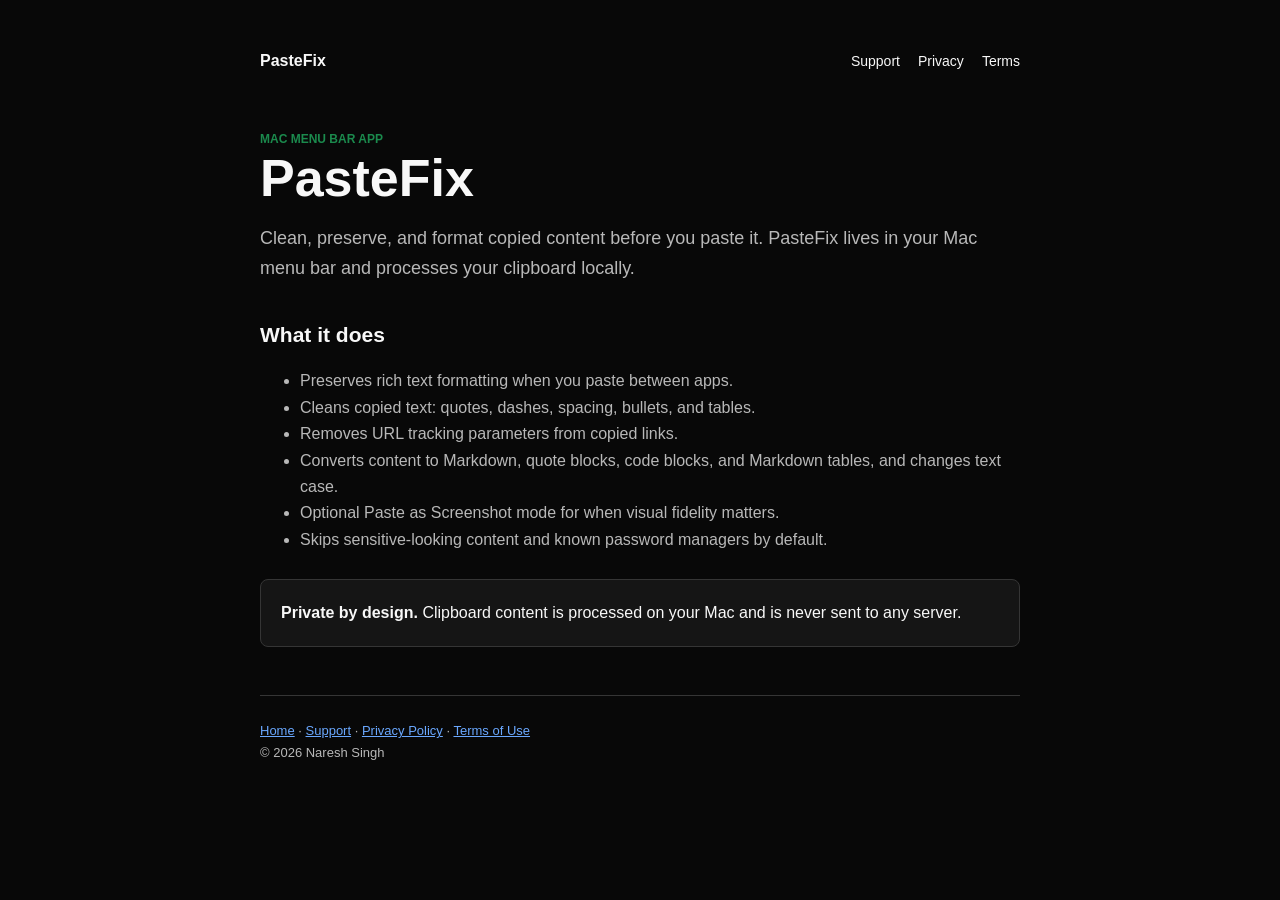
<file: index.html>
<!doctype html>
<html lang="en">
<head>
  <meta charset="utf-8">
  <meta name="viewport" content="width=device-width, initial-scale=1">
  <title>PasteFix - Clipboard cleanup for Mac</title>
  <link rel="stylesheet" href="legal.css">
</head>
<body><main>
  <nav><a href="index.html"><strong>PasteFix</strong></a><div class="links"><a href="support.html">Support</a><a href="privacy.html">Privacy</a><a href="terms.html">Terms</a></div></nav>
  <div class="eyebrow">Mac menu bar app</div>
  <h1>PasteFix</h1>
  <p class="summary">Clean, preserve, and format copied content before you paste it. PasteFix lives in your Mac menu bar and processes your clipboard locally.</p>
  <h2>What it does</h2>
  <ul>
    <li>Preserves rich text formatting when you paste between apps.</li>
    <li>Cleans copied text: quotes, dashes, spacing, bullets, and tables.</li>
    <li>Removes URL tracking parameters from copied links.</li>
    <li>Converts content to Markdown, quote blocks, code blocks, and Markdown tables, and changes text case.</li>
    <li>Optional Paste as Screenshot mode for when visual fidelity matters.</li>
    <li>Skips sensitive-looking content and known password managers by default.</li>
  </ul>
  <div class="panel"><strong>Private by design.</strong> Clipboard content is processed on your Mac and is never sent to any server.</div>
  <footer><a href="index.html">Home</a> · <a href="support.html">Support</a> · <a href="privacy.html">Privacy Policy</a> · <a href="terms.html">Terms of Use</a><br>© 2026 Naresh Singh</footer>
</main></body>
</html>
</file>
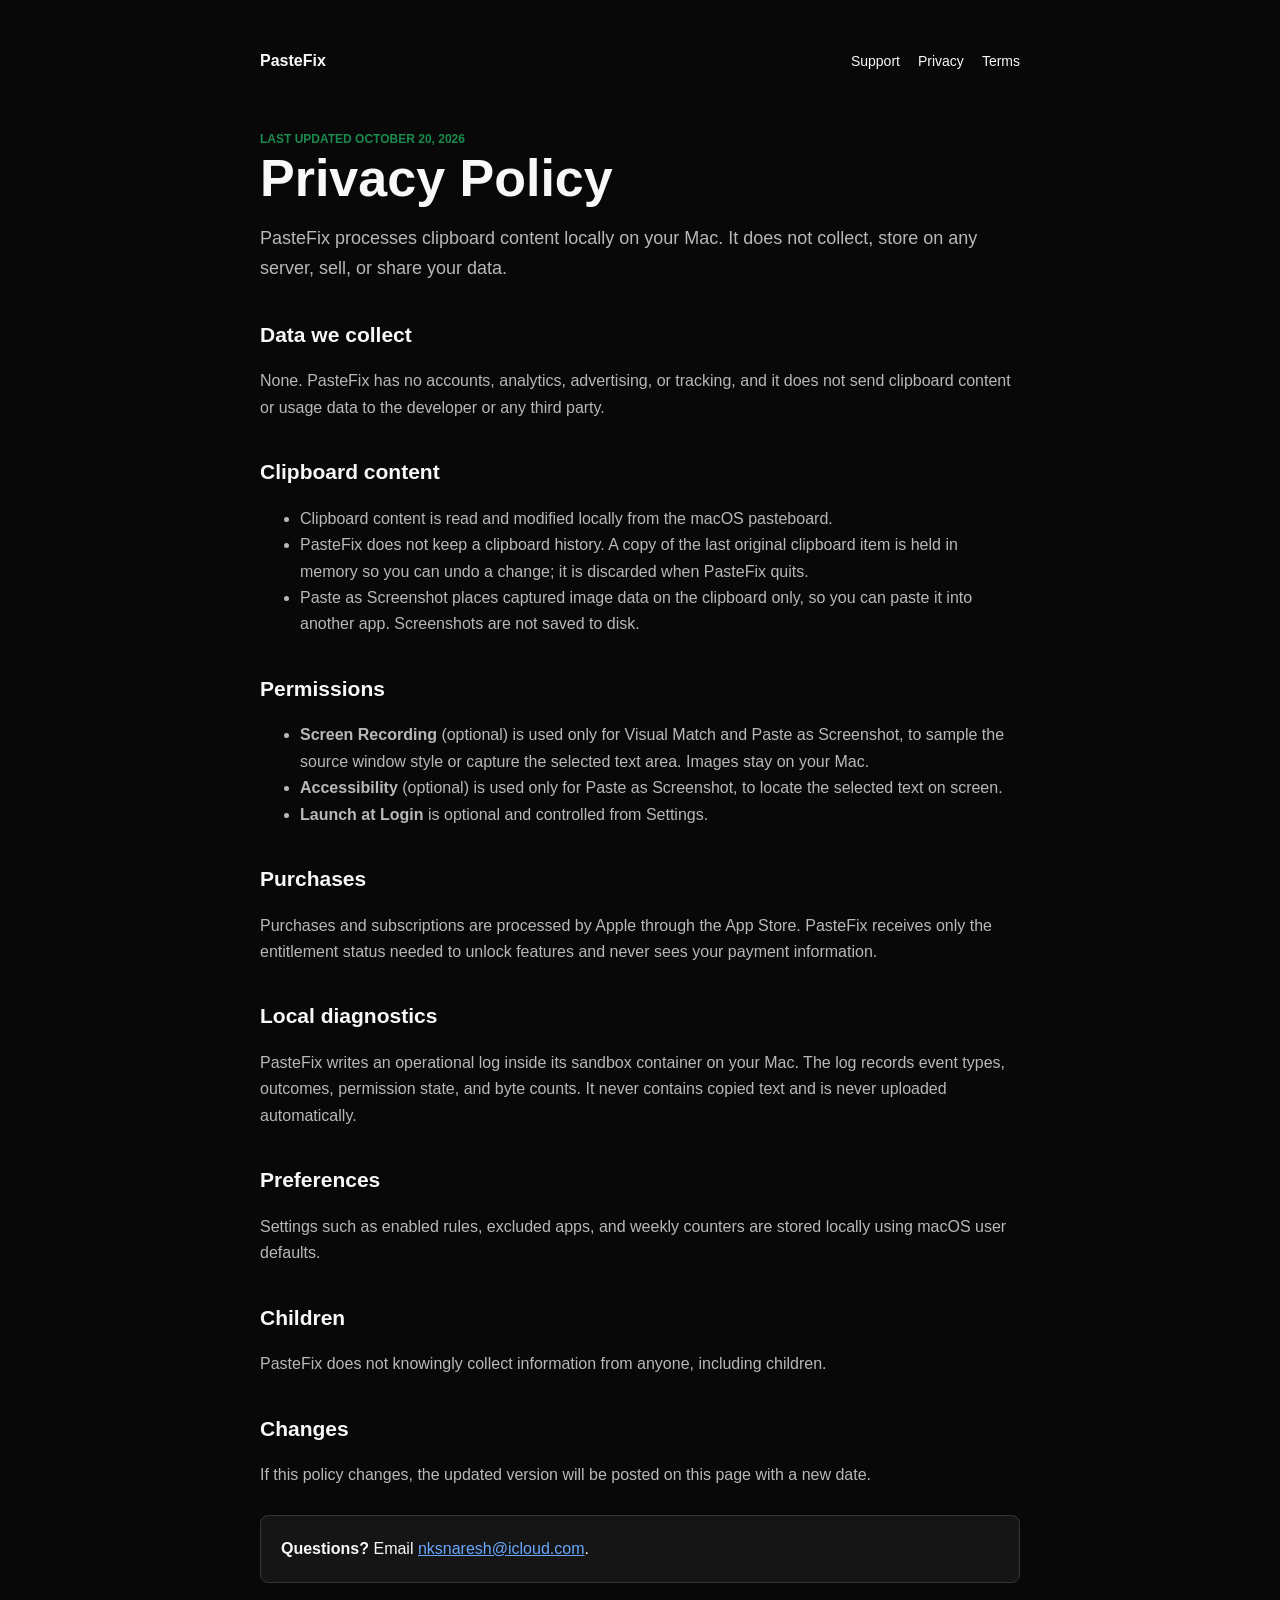
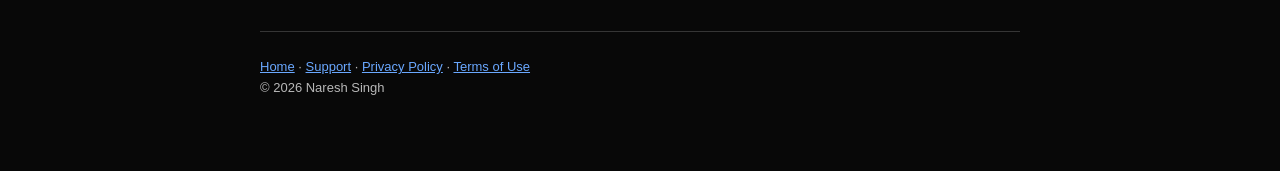
<file: privacy.html>
<!doctype html>
<html lang="en">
<head>
  <meta charset="utf-8">
  <meta name="viewport" content="width=device-width, initial-scale=1">
  <title>Privacy Policy - PasteFix</title>
  <link rel="stylesheet" href="legal.css">
</head>
<body><main>
  <nav><a href="index.html"><strong>PasteFix</strong></a><div class="links"><a href="support.html">Support</a><a href="privacy.html">Privacy</a><a href="terms.html">Terms</a></div></nav>
  <div class="eyebrow">Last updated October 20, 2026</div>
  <h1>Privacy Policy</h1>
  <p class="summary">PasteFix processes clipboard content locally on your Mac. It does not collect, store on any server, sell, or share your data.</p>

  <h2>Data we collect</h2>
  <p>None. PasteFix has no accounts, analytics, advertising, or tracking, and it does not send clipboard content or usage data to the developer or any third party.</p>

  <h2>Clipboard content</h2>
  <ul>
    <li>Clipboard content is read and modified locally from the macOS pasteboard.</li>
    <li>PasteFix does not keep a clipboard history. A copy of the last original clipboard item is held in memory so you can undo a change; it is discarded when PasteFix quits.</li>
    <li>Paste as Screenshot places captured image data on the clipboard only, so you can paste it into another app. Screenshots are not saved to disk.</li>
  </ul>

  <h2>Permissions</h2>
  <ul>
    <li><strong>Screen Recording</strong> (optional) is used only for Visual Match and Paste as Screenshot, to sample the source window style or capture the selected text area. Images stay on your Mac.</li>
    <li><strong>Accessibility</strong> (optional) is used only for Paste as Screenshot, to locate the selected text on screen.</li>
    <li><strong>Launch at Login</strong> is optional and controlled from Settings.</li>
  </ul>

  <h2>Purchases</h2>
  <p>Purchases and subscriptions are processed by Apple through the App Store. PasteFix receives only the entitlement status needed to unlock features and never sees your payment information.</p>

  <h2>Local diagnostics</h2>
  <p>PasteFix writes an operational log inside its sandbox container on your Mac. The log records event types, outcomes, permission state, and byte counts. It never contains copied text and is never uploaded automatically.</p>

  <h2>Preferences</h2>
  <p>Settings such as enabled rules, excluded apps, and weekly counters are stored locally using macOS user defaults.</p>

  <h2>Children</h2>
  <p>PasteFix does not knowingly collect information from anyone, including children.</p>

  <h2>Changes</h2>
  <p>If this policy changes, the updated version will be posted on this page with a new date.</p>

  <div class="panel"><strong>Questions?</strong> Email <a href="mailto:nksnaresh@icloud.com">nksnaresh@icloud.com</a>.</div>
  <footer><a href="index.html">Home</a> · <a href="support.html">Support</a> · <a href="privacy.html">Privacy Policy</a> · <a href="terms.html">Terms of Use</a><br>© 2026 Naresh Singh</footer>
</main></body>
</html>
</file>
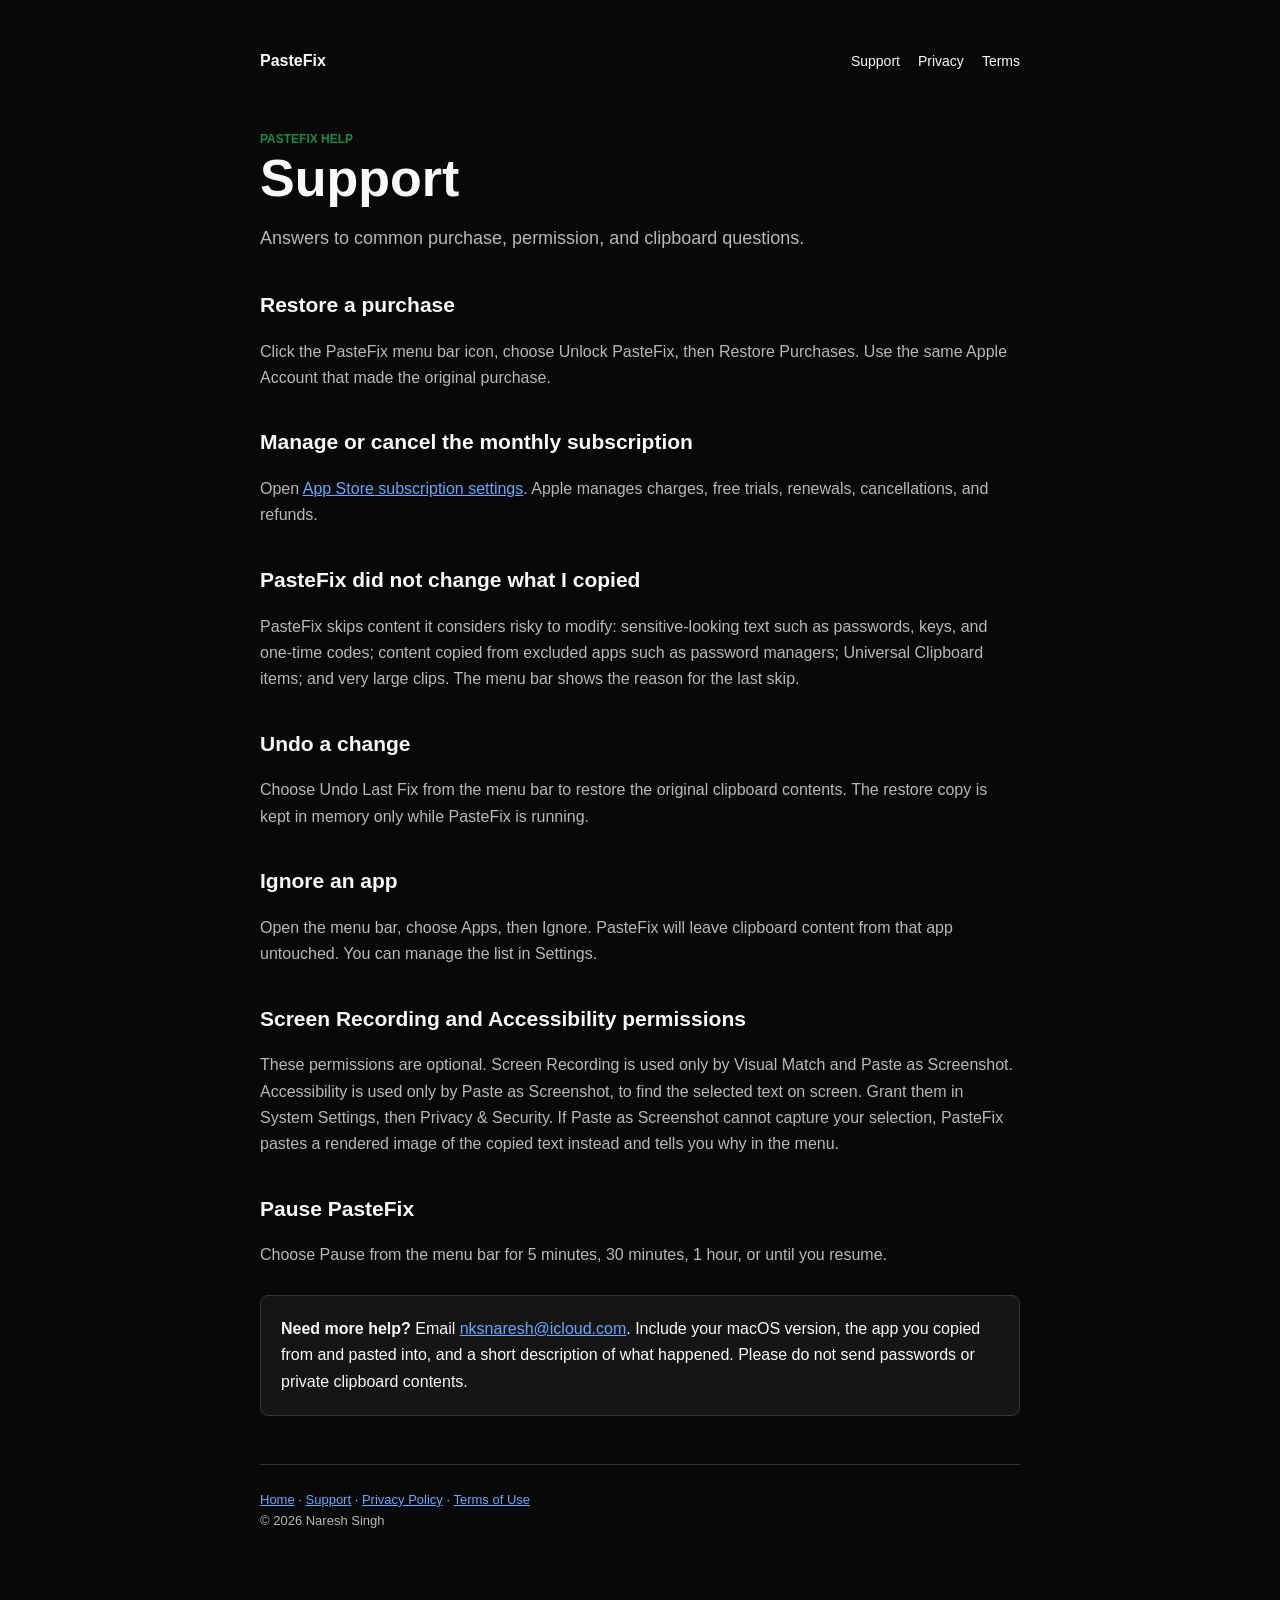
<file: support.html>
<!doctype html>
<html lang="en">
<head>
  <meta charset="utf-8">
  <meta name="viewport" content="width=device-width, initial-scale=1">
  <title>Support - PasteFix</title>
  <link rel="stylesheet" href="legal.css">
</head>
<body><main>
  <nav><a href="index.html"><strong>PasteFix</strong></a><div class="links"><a href="support.html">Support</a><a href="privacy.html">Privacy</a><a href="terms.html">Terms</a></div></nav>
  <div class="eyebrow">PasteFix Help</div>
  <h1>Support</h1>
  <p class="summary">Answers to common purchase, permission, and clipboard questions.</p>

  <h2>Restore a purchase</h2>
  <p>Click the PasteFix menu bar icon, choose Unlock PasteFix, then Restore Purchases. Use the same Apple Account that made the original purchase.</p>

  <h2>Manage or cancel the monthly subscription</h2>
  <p>Open <a href="https://apps.apple.com/account/subscriptions">App Store subscription settings</a>. Apple manages charges, free trials, renewals, cancellations, and refunds.</p>

  <h2>PasteFix did not change what I copied</h2>
  <p>PasteFix skips content it considers risky to modify: sensitive-looking text such as passwords, keys, and one-time codes; content copied from excluded apps such as password managers; Universal Clipboard items; and very large clips. The menu bar shows the reason for the last skip.</p>

  <h2>Undo a change</h2>
  <p>Choose Undo Last Fix from the menu bar to restore the original clipboard contents. The restore copy is kept in memory only while PasteFix is running.</p>

  <h2>Ignore an app</h2>
  <p>Open the menu bar, choose Apps, then Ignore. PasteFix will leave clipboard content from that app untouched. You can manage the list in Settings.</p>

  <h2>Screen Recording and Accessibility permissions</h2>
  <p>These permissions are optional. Screen Recording is used only by Visual Match and Paste as Screenshot. Accessibility is used only by Paste as Screenshot, to find the selected text on screen. Grant them in System Settings, then Privacy &amp; Security. If Paste as Screenshot cannot capture your selection, PasteFix pastes a rendered image of the copied text instead and tells you why in the menu.</p>

  <h2>Pause PasteFix</h2>
  <p>Choose Pause from the menu bar for 5 minutes, 30 minutes, 1 hour, or until you resume.</p>

  <div class="panel"><strong>Need more help?</strong> Email <a href="mailto:nksnaresh@icloud.com">nksnaresh@icloud.com</a>. Include your macOS version, the app you copied from and pasted into, and a short description of what happened. Please do not send passwords or private clipboard contents.</div>
  <footer><a href="index.html">Home</a> · <a href="support.html">Support</a> · <a href="privacy.html">Privacy Policy</a> · <a href="terms.html">Terms of Use</a><br>© 2026 Naresh Singh</footer>
</main></body>
</html>
</file>
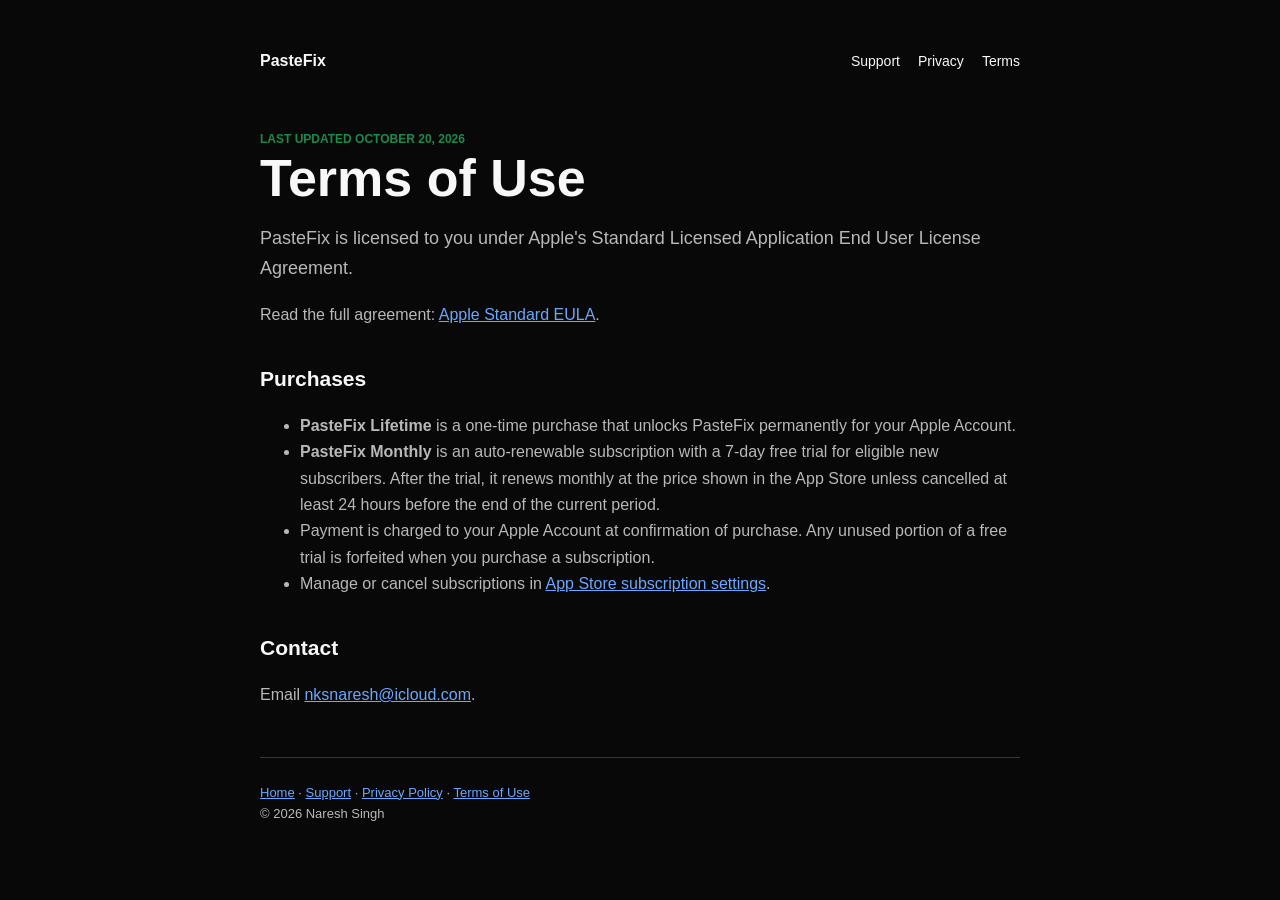
<file: terms.html>
<!doctype html>
<html lang="en">
<head>
  <meta charset="utf-8">
  <meta name="viewport" content="width=device-width, initial-scale=1">
  <title>Terms of Use - PasteFix</title>
  <link rel="stylesheet" href="legal.css">
</head>
<body><main>
  <nav><a href="index.html"><strong>PasteFix</strong></a><div class="links"><a href="support.html">Support</a><a href="privacy.html">Privacy</a><a href="terms.html">Terms</a></div></nav>
  <div class="eyebrow">Last updated October 20, 2026</div>
  <h1>Terms of Use</h1>
  <p class="summary">PasteFix is licensed to you under Apple's Standard Licensed Application End User License Agreement.</p>
  <p>Read the full agreement: <a href="https://www.apple.com/legal/internet-services/itunes/dev/stdeula/">Apple Standard EULA</a>.</p>

  <h2>Purchases</h2>
  <ul>
    <li><strong>PasteFix Lifetime</strong> is a one-time purchase that unlocks PasteFix permanently for your Apple Account.</li>
    <li><strong>PasteFix Monthly</strong> is an auto-renewable subscription with a 7-day free trial for eligible new subscribers. After the trial, it renews monthly at the price shown in the App Store unless cancelled at least 24 hours before the end of the current period.</li>
    <li>Payment is charged to your Apple Account at confirmation of purchase. Any unused portion of a free trial is forfeited when you purchase a subscription.</li>
    <li>Manage or cancel subscriptions in <a href="https://apps.apple.com/account/subscriptions">App Store subscription settings</a>.</li>
  </ul>

  <h2>Contact</h2>
  <p>Email <a href="mailto:nksnaresh@icloud.com">nksnaresh@icloud.com</a>.</p>
  <footer><a href="index.html">Home</a> · <a href="support.html">Support</a> · <a href="privacy.html">Privacy Policy</a> · <a href="terms.html">Terms of Use</a><br>© 2026 Naresh Singh</footer>
</main></body>
</html>
</file>
<file: legal.css>
:root {
  --accent: #2f7cf6;
  --success: #1b8a4d;
  --bg: #080808;
  --panel: #151515;
  --text: #f8f8f8;
  --muted: #b8b8b8;
  --border: #353535;
  --font: -apple-system, BlinkMacSystemFont, "SF Pro Text", "Helvetica Neue", sans-serif;
}
* { box-sizing: border-box; }
html, body { margin: 0; padding: 0; }
body { background: var(--bg); color: var(--text); font: 16px/1.65 var(--font); }
main { width: min(760px, calc(100% - 40px)); margin: 0 auto; padding: 48px 0 72px; }
nav { display: flex; justify-content: space-between; gap: 20px; align-items: center; margin-bottom: 56px; }
nav a { color: var(--text); text-decoration: none; }
nav .links { display: flex; gap: 18px; font-size: 14px; }
h1 { font-size: clamp(34px, 6vw, 52px); line-height: 1.08; margin: 0 0 12px; }
h2 { font-size: 21px; margin: 34px 0 8px; }
p, li { color: var(--muted); }
a { color: #6aa8ff; }
.eyebrow { color: var(--success); font-size: 12px; font-weight: 700; text-transform: uppercase; }
.summary { font-size: 18px; }
.panel { background: var(--panel); border: 1px solid var(--border); border-radius: 8px; padding: 20px; margin: 26px 0; }
footer { border-top: 1px solid var(--border); margin-top: 48px; padding-top: 24px; color: var(--muted); font-size: 13px; }
@media (max-width: 560px) { nav { align-items: flex-start; } nav .links { flex-direction: column; gap: 6px; } }
</file>
